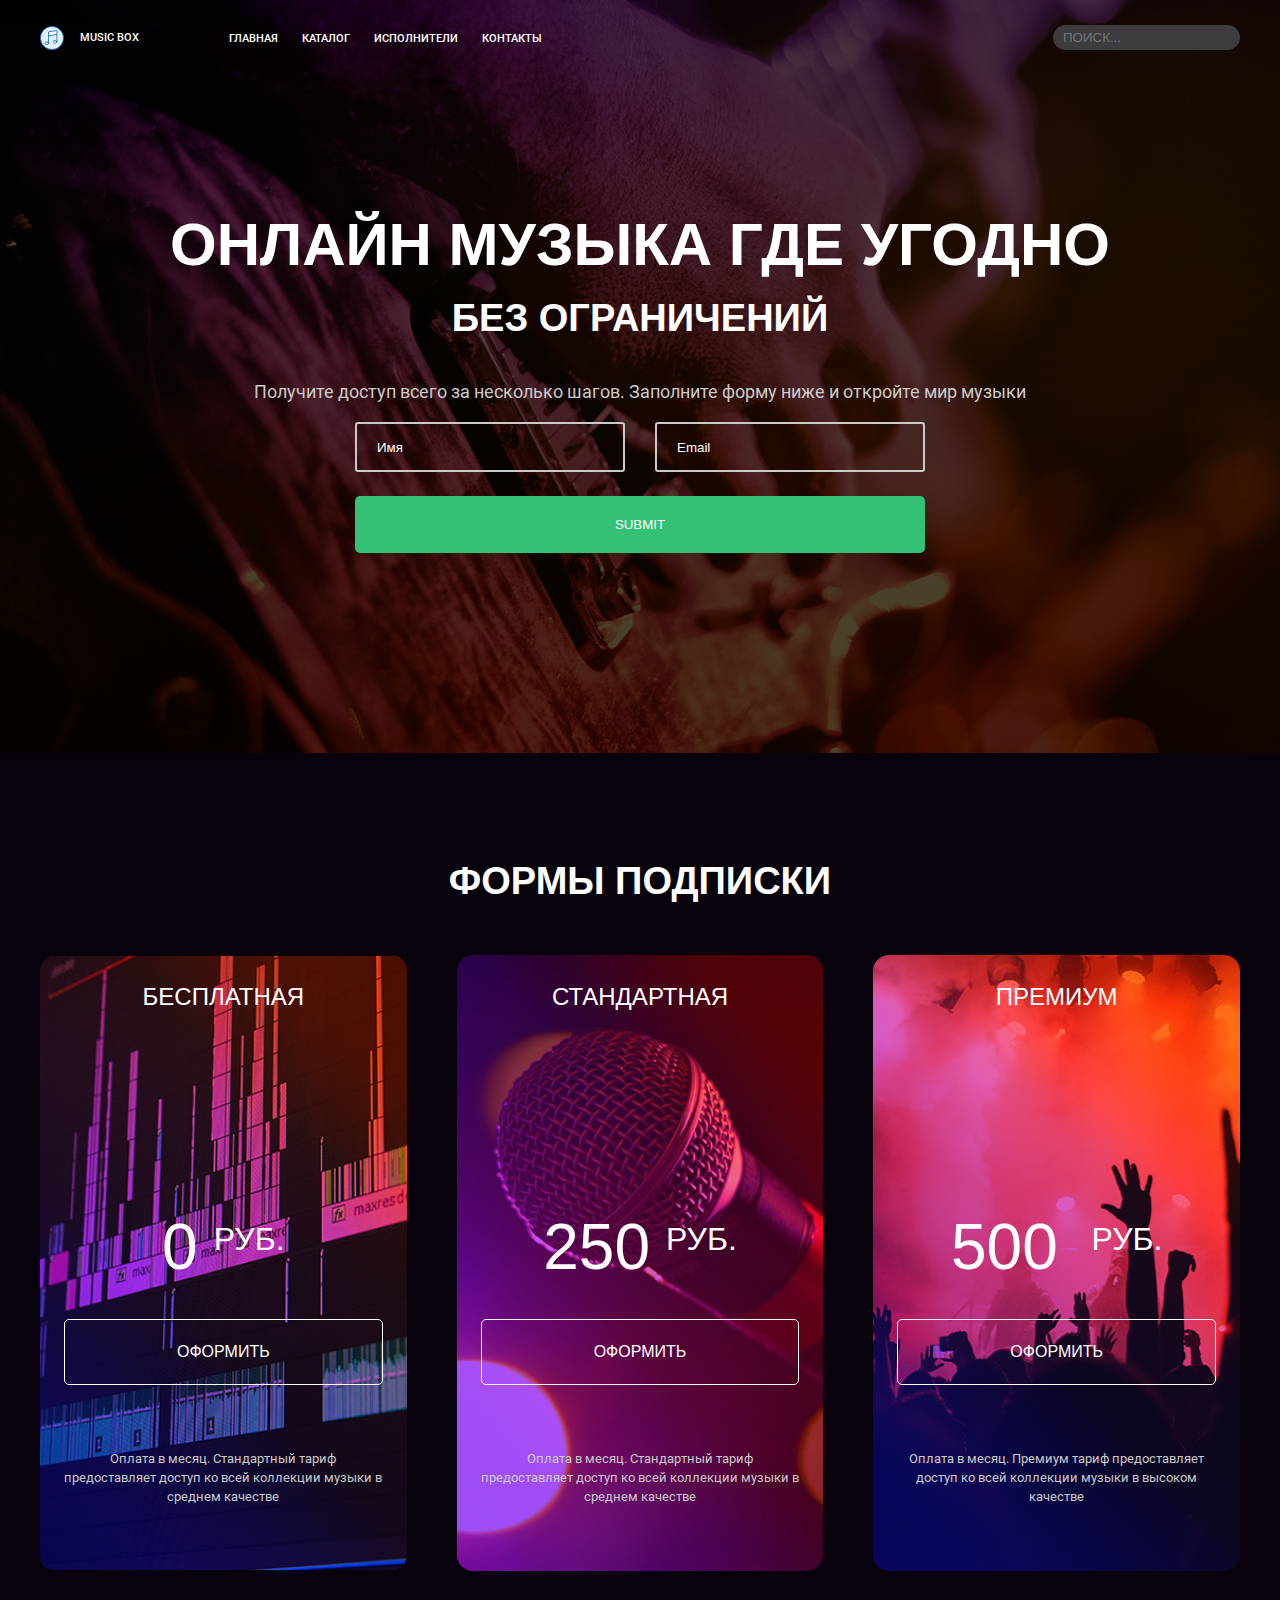
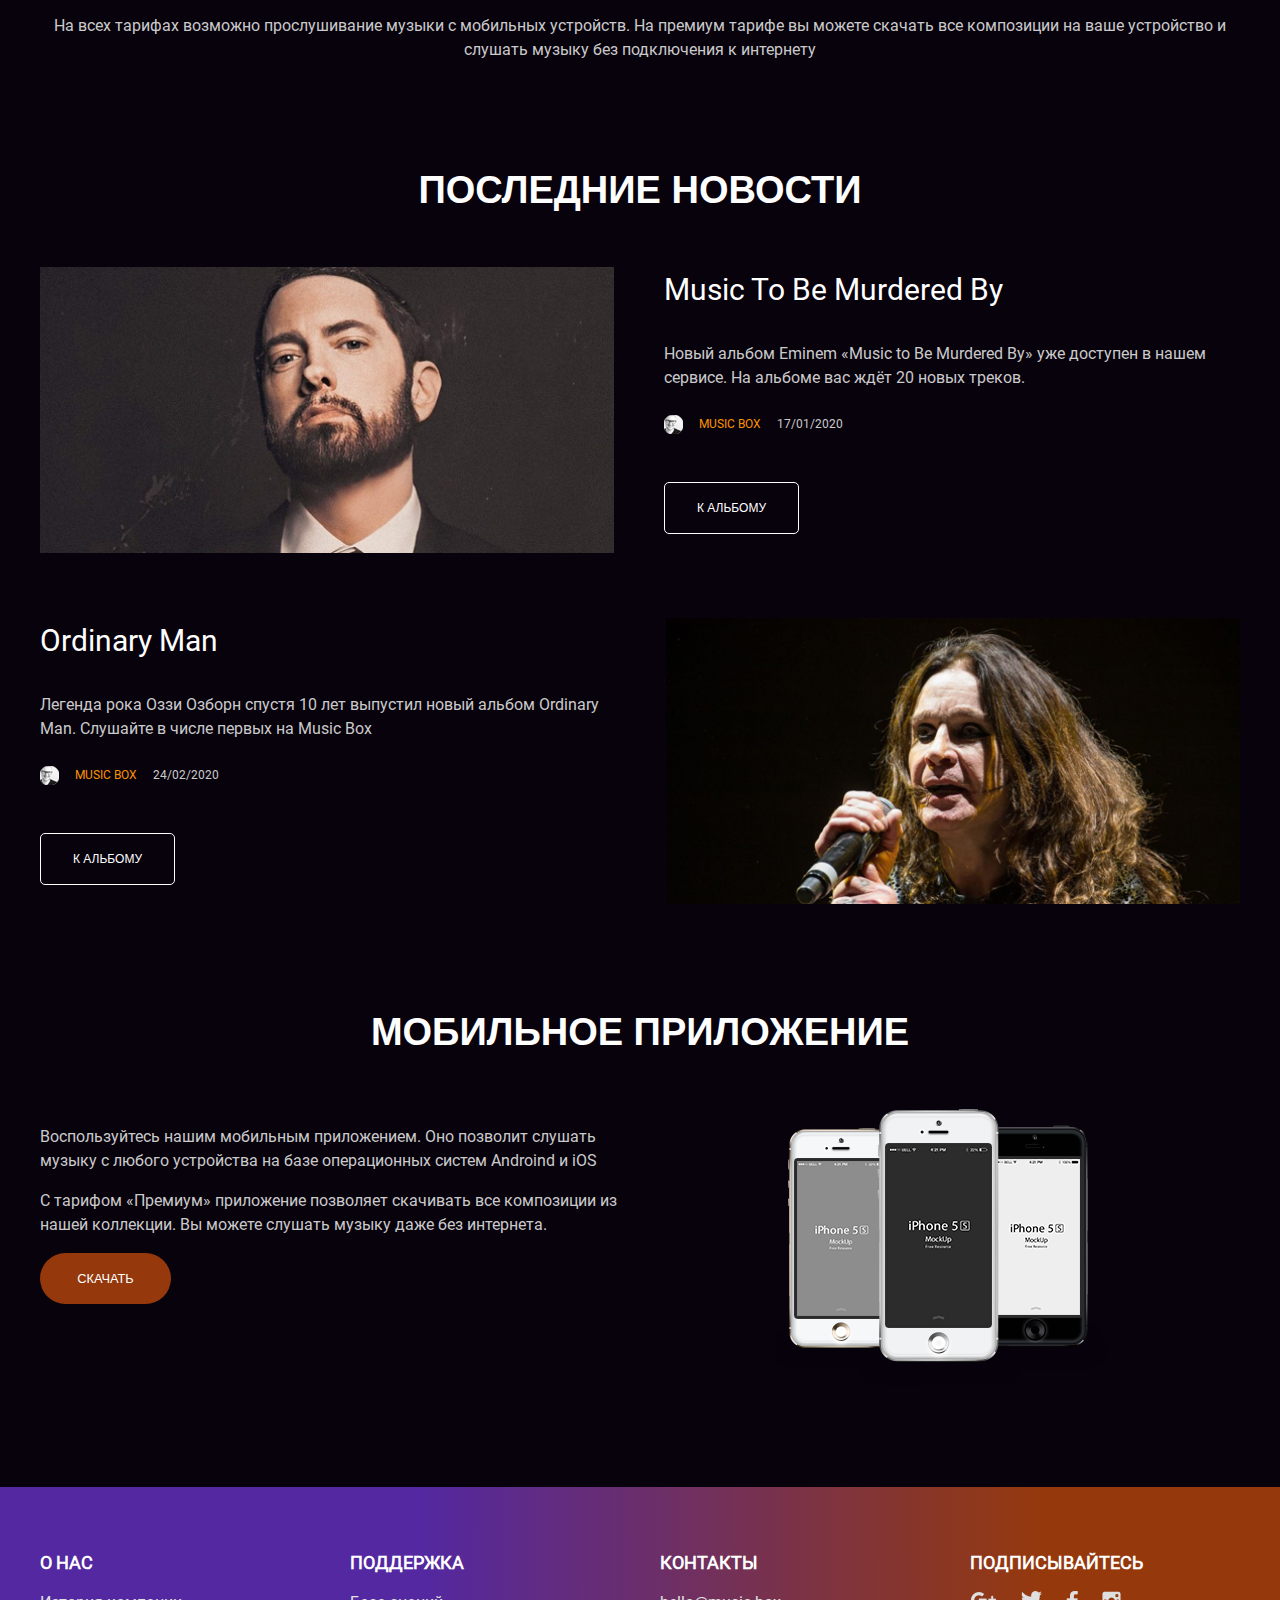
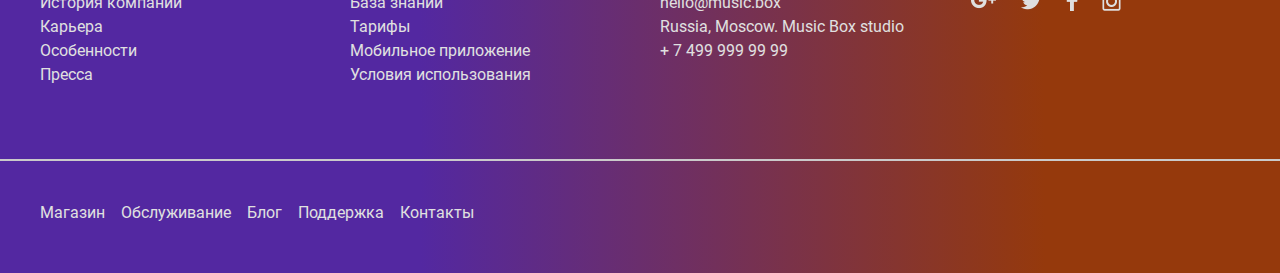
<file: src/index.html>
<!DOCTYPE html>
<html lang="ru">

<head>
    <meta charset="UTF-8">
    <meta http-equiv="X-UA-Compatible" content="IE=edge">
    <meta name="viewport" content="width=device-width, initial-scale=1.0">
    <link rel="stylesheet" href="music-box.css">
    <title>Music Box
        Vladimirova Diana
    </title>
</head>

<body>
    <header>
        <nav class="header-nav">
            <div class="header-left-flex">
                <div class="header-name">
                    <img class="header-logo" src="images/logo.svg" alt="musician note">
                    <p class="header-href header-href-margin" href="#">Music Box</p>
                </div>
                <ul class="header-menu">
                    <li><a class="header-href" href="#">Главная</a></li>
                    <li><a class="header-href" href="#">Каталог</a></li>
                    <li><a class="header-href" href="artist.html">Исполнители</a></li>
                    <li><a class="header-href" href="#">Контакты</a></li>
                </ul>
            </div>
            <form class="header-search-form">
                <label for="search" class="sr-only">Поиск по сайту</label>
                <input class="header-input-form" id="search" type="text" placeholder="Поиск...">
            </form>
        </nav>
    </header>

    <main>

        <section class="header-main bg header" id="page-description">
            <div class="div-center container">
                <h1>Онлайн музыка где угодно</h1>
                <h2>без ограничений</h2>
                <p>Получите доступ всего за несколько шагов. Заполните форму ниже и откройте мир музыки</p>
                <div class="header-grid">
                    <form>
                        <div class="header-input-flex">
                            <input type="text" class="header-form-name header-input" id="name" placeholder="Имя">
                            <input type="text" class="header-form-email header-input" id="email" placeholder="Email">
                        </div>
                        <input type="submit" class="btn header-form-submit header-input header-input-send" id="send"
                            placeholder="Получить доступ">
                    </form>
                </div>
            </div>
        </section>

        <section class="price div-center" id="page-pricing">
            <div class="container">
                <h2>Формы подписки</h2>
                <div class="flex">
                    <div class="pricing-item bg bg-free">
                        <h3>Бесплатная</h3>
                        <p class="pricing-value">0<span class="pricing-money">РУБ.</span></p>
                        <a class="btn" href="#">Оформить</a>
                        <p class="pricing-footer">Оплата в месяц. Стандартный тариф предоставляет доступ ко всей
                            коллекции
                            музыки в среднем качестве</p>
                    </div>
                    <div class="pricing-item bg bg-std">
                        <h3>Стандартная</h3>
                        <p class="pricing-value">250<span class="pricing-money">РУБ.</span></p>
                        <a class="btn" href="#">Оформить</a>
                        <p class="pricing-footer">Оплата в месяц. Стандартный тариф предоставляет доступ ко всей
                            коллекции
                            музыки в среднем качестве</p>
                    </div>
                    <div class="pricing-item bg bg-prem">
                        <h3>Премиум</h3>
                        <p class="pricing-value">500 <span class="pricing-money">РУБ.</span></p>
                        <a class="btn" href="#">Оформить</a>
                        <p class="pricing-footer">Оплата в месяц. Премиум тариф предоставляет доступ ко всей коллекции
                            музыки в высоком качестве</p>
                    </div>
                </div>
                <p class="price-description">
                    На всех тарифах возможно прослушивание музыки с мобильных устройств.
                    На премиум тарифе вы можете скачать все композиции на ваше устройство и слушать музыку без
                    подключения к
                    интернету
                </p>
            </div>
        </section>

        <section class="musicians div-center" id="page-news">
            <div class="container">
                <h2>Последние новости</h2>
                <div class="news-item eminem">
                    <img class="eminem-photo" src="images/Music%20to%20Be%20Murdered%20By.png" alt="eminem">
                    <div class="news-body">
                        <h3>Music to Be Murdered By</h3>
                        <p>Новый альбом Eminem «Music to Be Murdered By» уже доступен в нашем сервисе. На альбоме вас
                            ждёт
                            20 новых треков.</p>
                    </div>
                    <div class="news-footer">
                        <div class="news-author">
                            <img src="images/avatar.png" alt="avatar">
                            <p>Music box</p>
                            <p>17/01/2020</p>
                        </div>
                        <a class="btn" href="#">К альбому</a>
                    </div>
                </div>
                <div class="news-item ozzy">
                    <img class="ozzy-photo" src="images/Ordinary%20Man.png" alt="Ozyy Osbourne">
                    <div class="news-body">
                        <h3>Ordinary Man</h3>
                        <p>Легенда рока Оззи Озборн спустя 10 лет выпустил новый альбом Ordinary Man. Слушайте в числе
                            первых на Music Box</p>
                        <div class="news-footer">
                            <div class="news-author">
                                <img src="images/avatar.png" alt="avatar">
                                <p>Music box</p>
                                <p>24/02/2020</p>
                            </div>
                            <a class="btn" href="#">К альбому</a>
                        </div>
                    </div>
                </div>
            </div>
        </section>

        <section class="div-center app-desc" id="page-app">
            <div class="container">
                <h2>Мобильное приложение</h2>
                <div class="app-tariff">
                    <div class="app-about">
                        <p>
                            Воспользуйтесь нашим мобильным приложением. Оно позволит слушать музыку с любого устройства
                            на
                            базе операционных систем Androind и iOS
                        </p>
                        <p>
                            С тарифом «Премиум» приложение позволяет скачивать все композиции из нашей коллекции. Вы
                            можете
                            слушать музыку даже без интернета.
                        </p>
                        <a class="btn app-btn">Скачать</a>
                    </div>
                    <div class="app-photo">
                        <img src="images/iphone.png" alt="iphones">
                    </div>
                </div>
            </div>
        </section>

    </main>

    <footer class="footer">
        <div class="footer-main">
            <div class="footer-nav">
                <h2>О нас</h2>
                <ul>
                    <li><a href="#">История компании</a></li>
                    <li><a href="#">Карьера</a></li>
                    <li><a href="#">Особенности</a></li>
                    <li><a href="#">Пресса</a></li>
                </ul>
            </div>
            <div class="footer-nav">
                <h2>Поддержка</h2>
                <ul>
                    <li><a href="#">База знаний</a></li>
                    <li><a href="#">Тарифы</a></li>
                    <li><a href="#">Мобильное приложение</a></li>
                    <li><a href="#">Условия использования</a></li>
                </ul>
            </div>
            <div class="footer-nav footer-contact">
                <h2>Контакты</h2>
                <a href="#">hello@music.box</a>
                <p>Russia, Moscow. Music Box studio</p>
                <a href="#">+ 7 499 999 99 99</a>
            </div>
            <div class="footer-nav">
                <h2>Подписывайтесь</h2>
                <div class="footer-media">
                    <a href="#">
                        <img src="images/Google+.png" alt="">
                    </a>
                    <a href="#">
                        <img src="images/Twitter.png" alt="">
                    </a>
                    <a href="#">
                        <img src="images/Facebook.png" alt="">
                    </a>
                    <a href="#">
                        <img src="images/Instagram.png" alt="">
                    </a>
                </div>
            </div>
        </div>
        <div class="border"></div>
        <div class="footer-low-menu">
            <a href="#">Магазин</a>
            <a href="#">Обслуживание</a>
            <a href="#">Блог</a>
            <a href="#">Поддержка</a>
            <a href="#">Контакты</a>
        </div>
    </footer>
</body>

</html>
</file>
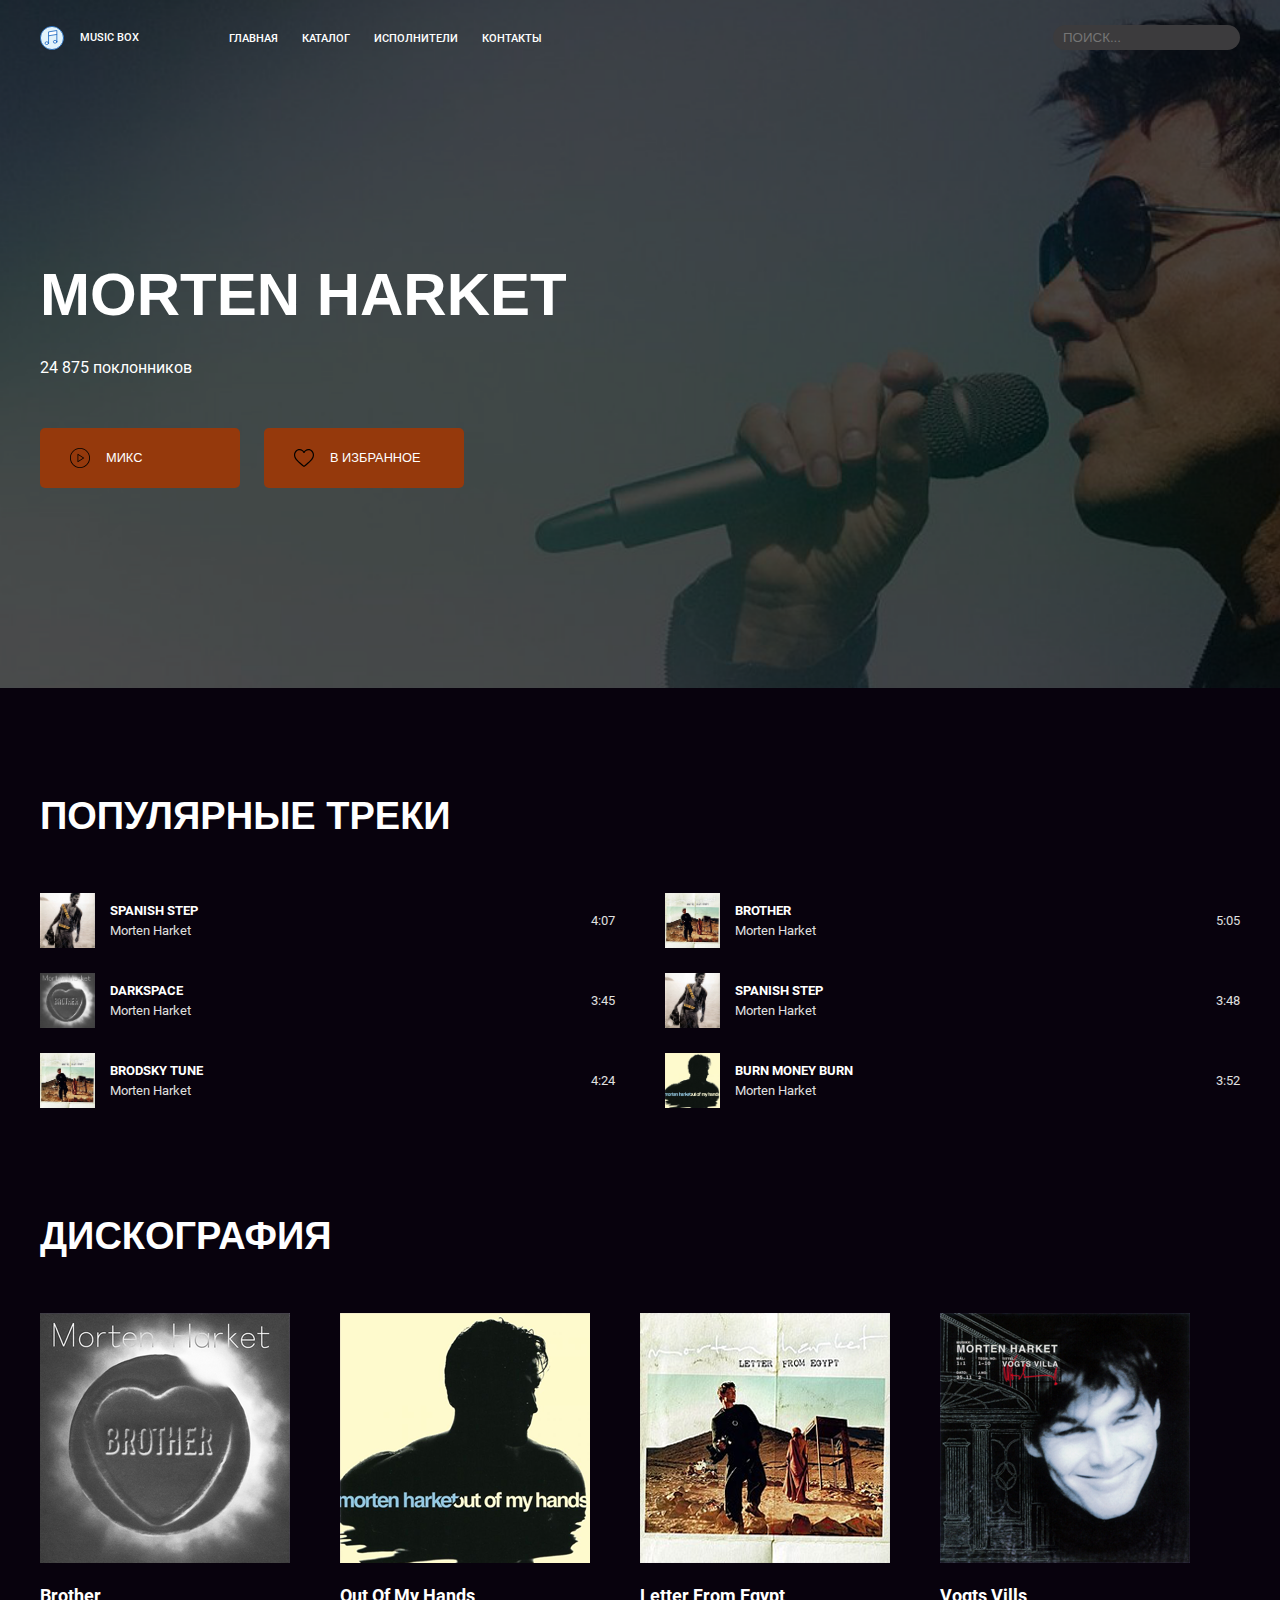
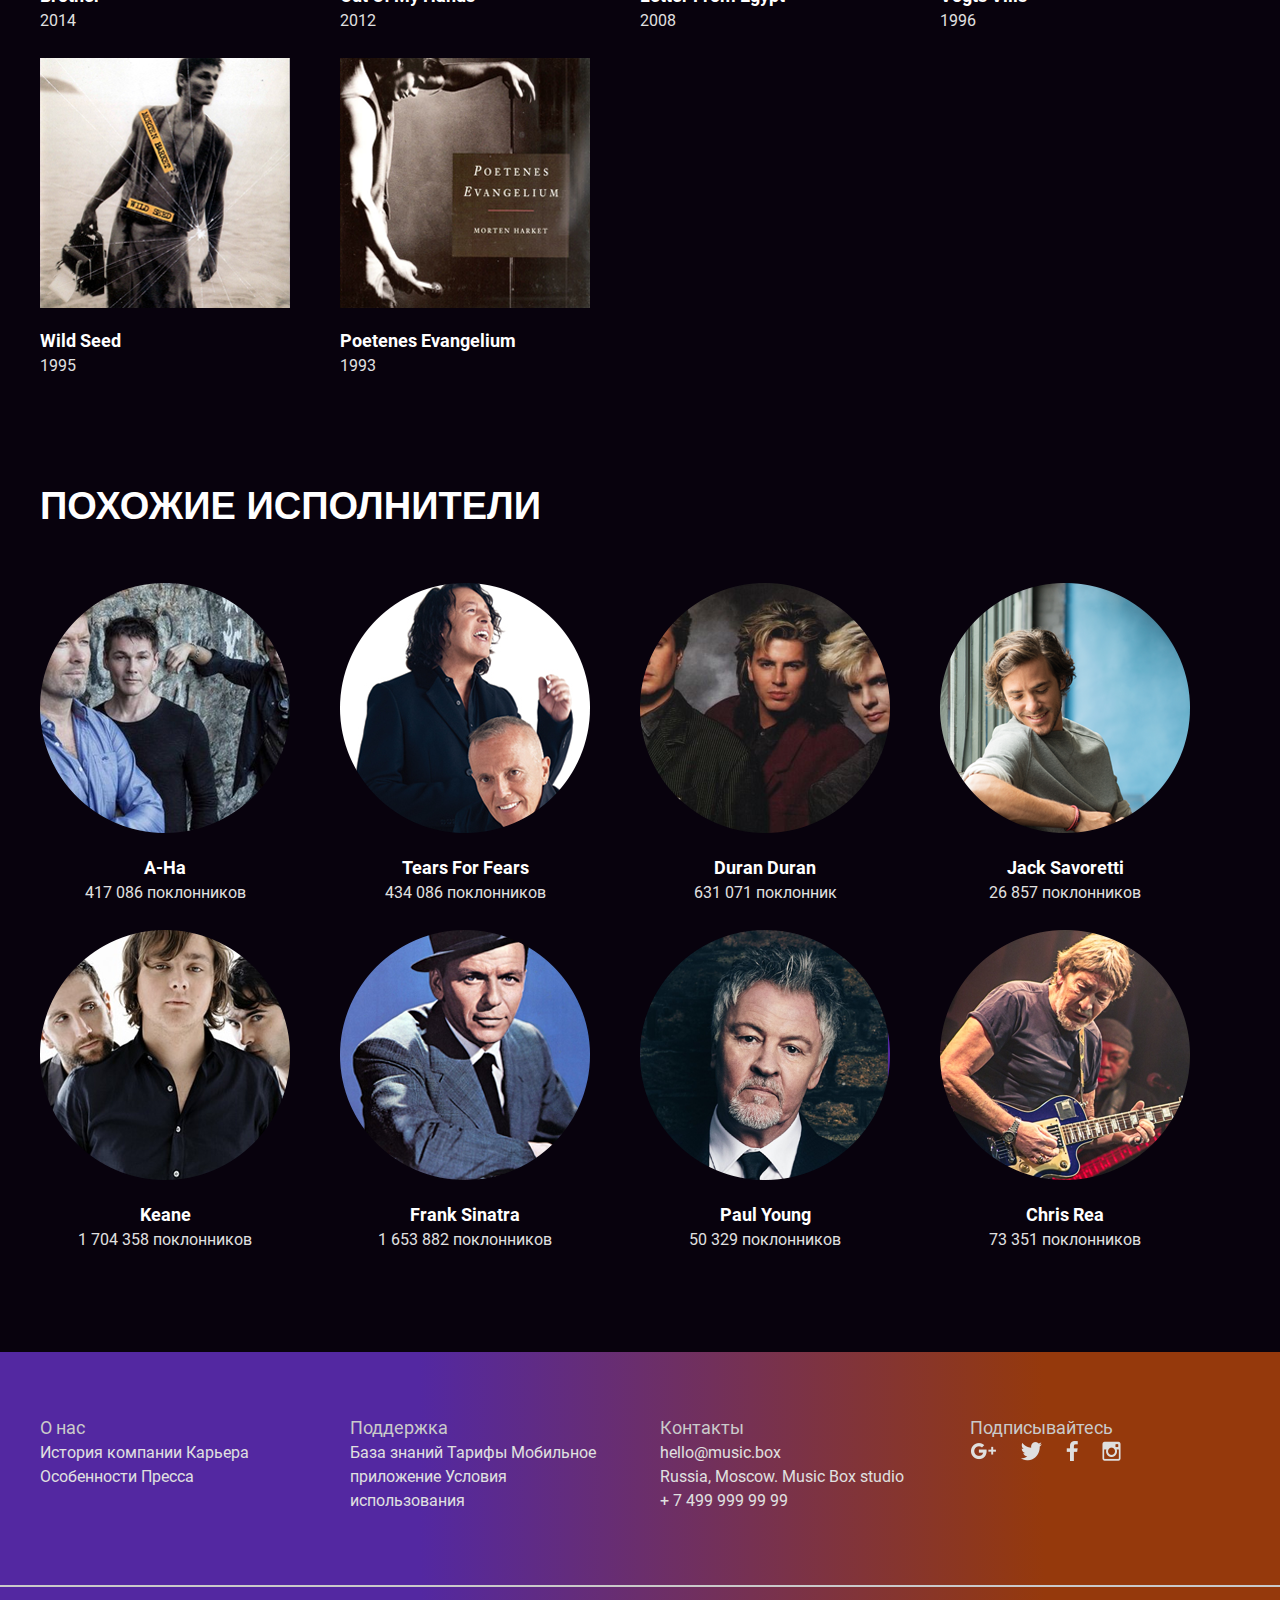
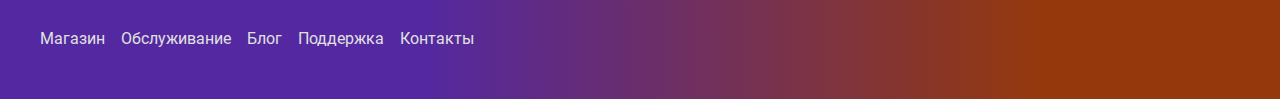
<file: src/artist.html>
<!DOCTYPE html>
<html lang="ru">

<head>
    <meta charset="UTF-8">
    <meta http-equiv="X-UA-Compatible" content="IE=edge">
    <meta name="viewport" content="width=device-width, initial-scale=1.0">
    <title>Music Box
        Vladimirova Diana
    </title>
    <link rel="stylesheet" href="music-box.css">
</head>

<body>
    <header>
        <nav class="header-nav">
            <div class="header-left-flex">
                <div class="header-name">
                    <img class="header-logo" src="images/logo.svg" alt="musician note">
                    <p class="header-href header-href-margin" href="#">Music Box</p>
                </div>
                <ul class="header-menu">
                    <li><a class="header-href" href="index.html">Главная</a></li>
                    <li><a class="header-href" href="#">Каталог</a></li>
                    <li><a class="header-href" href="#">Исполнители</a></li>
                    <li><a class="header-href" href="#">Контакты</a></li>
                </ul>
            </div>
            <form class="header-search-form">
                <label for="search" class="sr-only">Поиск по сайту</label>
                <input class="header-input-form" id="search" type="text" placeholder="Поиск...">
            </form>
        </nav>
    </header>

    <main>

        <section class="header-main bg header-artist header-morten" id="page-description">
            <div class="div-center container">
                <h1>Morten Harket</h1>
                <p class="number-fans">24 875 поклонников</p>
                <div class="header-flex">
                    <button class="btn app-btn header-btn">
                        <img src="images/play-button.svg" alt="play-button">
                        МИКС
                    </button>
                    <button class="btn app-btn header-btn">
                        <img src="images/heart.svg" alt="play-button">
                        В ИЗБРАННОЕ
                    </button>
                </div>
            </div>
        </section>

        <section class="div-center tracks" id="page-popular-track">
            <div class="container">
                <h2>Популярные треки</h2>
                <div class="list-of-tracks">
                    <div class="popular-track">
                        <img src="images/Wild Seed.png" alt="Morten Harket - Spanish Step">
                        <div class="track-info">
                            <div class="track-info-right-flex">
                                <h3>Spanish Step</h3>
                                <p>Morten Harket</p>
                            </div>
                            <p>4:07</p>
                        </div>
                    </div>
                    <div class="popular-track">
                        <img src="images/Letter from Egypt.png" alt="Morten Harket - Brother">
                        <div class="track-info">
                            <div class="track-info-right-flex">
                                <h3>Brother</h3>
                                <p>Morten Harket</p>
                            </div>
                            <p>5:05</p>
                        </div>
                    </div>
                    <div class="popular-track">
                        <img src="images/Brother.png" alt="Morten Harket - Darkspace">
                        <div class="track-info">
                            <div class="track-info-right-flex">
                                <h3>Darkspace</h3>
                                <p>Morten Harket</p>
                            </div>
                            <p>3:45</p>
                        </div>
                    </div>
                    <div class="popular-track">
                        <img src="images/Wild Seed.png" alt="Morten Harket - Spanish Step">
                        <div class="track-info">
                            <div class="track-info-right-flex">
                                <h3>Spanish Step</h3>
                                <p>Morten Harket</p>
                            </div>
                            <p>3:48</p>
                        </div>
                    </div>
                    <div class="popular-track">
                        <img src="images/Letter from Egypt.png" alt="Morten Harket - Brodsky Tune">
                        <div class="track-info">
                            <div class="track-info-right-flex">
                                <h3>Brodsky Tune</h3>
                                <p>Morten Harket</p>
                            </div>
                            <p>4:24</p>
                        </div>
                    </div>
                    <div class="popular-track">
                        <img src="images/Out of My Hands.png" alt="Morten Harket - Burn Money Burn">
                        <div class="track-info">
                            <div class="track-info-right-flex">
                                <h3>Burn Money Burn</h3>
                                <p>Morten Harket</p>
                            </div>
                            <p>3:52</p>
                        </div>
                    </div>
                </div>
            </div>
        </section>

        <section class="div-center discography" id="page-discography">
            <div class="container">
                <h2>Дискография</h2>
                <div class="discography-flex">
                    <div class="discography-item">
                        <img src="images/Brother.png" alt="Brother">
                        <div class="discography-info">
                            <h3>Brother</h3>
                            <p>2014</p>
                        </div>
                    </div>
                    <div class="discography-item">
                        <img src="images/Out of My Hands.png" alt="Out Of My Hands">
                        <div class="discography-info">
                            <h3>Out Of My Hands</h3>
                            <p>2012</p>
                        </div>
                    </div>
                    <div class="discography-item">
                        <img src="images/Letter from Egypt.png" alt="Letter From Egypt">
                        <div class="discography-info">
                            <h3>Letter From Egypt</h3>
                            <p>2008</p>
                        </div>
                    </div>
                    <div class="discography-item">
                        <img src="images/Vogts Villa.png" alt="Vogts Vills">
                        <div class="discography-info">
                            <h3>Vogts Vills</h3>
                            <p>1996</p>
                        </div>
                    </div>
                    <div class="discography-item">
                        <img src="images/Wild Seed.png" alt="Wild Seed">
                        <div class="discography-info">
                            <h3>Wild Seed</h3>
                            <p>1995</p>
                        </div>
                    </div>
                    <div class="discography-item">
                        <img src="images/Poetenes Evangelium.png" alt="Poetenes Evangelium">
                        <div class="discography-info">
                            <h3>Poetenes Evangelium</h3>
                            <p>1993</p>
                        </div>
                    </div>
                </div>
            </div>
        </section>

        <section class="div-center similar" id="page-similar">
            <div class="container">
                <h2>Похожие исполнители</h2>
                <div class="discography-flex">
                    <div class="similar-item">
                        <img src="images/A-ha.png" alt="A-Ha">
                        <div class="similar-info">
                            <h3>A-Ha</h3>
                            <p>417 086 поклонников</p>
                        </div>
                    </div>
                    <div class="similar-item">
                        <img src="images/Tears for Fears.png" alt="Tears For Fears">
                        <div class="similar-info">
                            <h3>Tears For Fears</h3>
                            <p>434 086 поклонников</p>
                        </div>
                    </div>
                    <div class="similar-item">
                        <img src="images/Duran Duran.png" alt="Duran Duran">
                        <div class="similar-info">
                            <h3>Duran Duran</h3>
                            <p>631 071 поклонник</p>
                        </div>
                    </div>
                    <div class="similar-item">
                        <img src="images/Jack Savoretti.png" alt="Jack Savoretti">
                        <div class="similar-info">
                            <h3>Jack Savoretti</h3>
                            <p>26 857 поклонников</p>
                        </div>
                    </div>
                    <div class="similar-item">
                        <img src="images/Keane.png" alt="Keane">
                        <div class="similar-info">
                            <h3>Keane</h3>
                            <p>1 704 358 поклонников</p>
                        </div>
                    </div>
                    <div class="similar-item">
                        <img src="images/Frank Sinatra.png" alt="Frank Sinatra">
                        <div class="similar-info">
                            <h3>Frank Sinatra</h3>
                            <p>1 653 882 поклонников</p>
                        </div>
                    </div>
                    <div class="similar-item">
                        <img src="images/Paul Young.png" alt="Paul Young">
                        <div class="similar-info">
                            <h3>Paul Young</h3>
                            <p>50 329 поклонников</p>
                        </div>
                    </div>
                    <div class="similar-item">
                        <img src="images/Chris Rea.png" alt="Chris Rea">
                        <div class="similar-info">
                            <h3>Chris Rea</h3>
                            <p>73 351 поклонников</p>
                        </div>
                    </div>
                </div>
            </div>
        </section>

    </main>

    <footer class="footer">
        <div class="footer-main">
            <div class="footer-nav">
                <p>О нас</p>
                <a href="#">История компании</a>
                <a href="#">Карьера</a>
                <a href="#">Особенности</a>
                <a href="#">Пресса</a>
            </div>
            <div class="footer-nav">
                <p>Поддержка</p>
                <a href="#">База знаний</a>
                <a href="#">Тарифы</a>
                <a href="#">Мобильное приложение</a>
                <a href="#">Условия использования</a>
            </div>
            <div class="footer-nav footer-contact">
                <p>Контакты</p>
                <p>hello@music.box</p>
                <p>Russia, Moscow. Music Box studio</p>
                <p>+ 7 499 999 99 99</p>
            </div>
            <div class="footer-nav">
                <p>Подписывайтесь</p>
                <div class="footer-media">
                    <a href="#">
                        <img src="images/Google+.png">
                    </a>
                    <a href="#">
                        <img src="images/Twitter.png">
                    </a>
                    <a href="#">
                        <img src="images/Facebook.png">
                    </a>
                    <a href="#">
                        <img src="images/Instagram.png">
                    </a>
                </div>
            </div>
        </div>
        <div class="border"></div>
        <div class="footer-low-menu">
            <a href="#">Магазин</a>
            <a href="#">Обслуживание</a>
            <a href="#">Блог</a>
            <a href="#">Поддержка</a>
            <a href="#">Контакты</a>
        </div>
    </footer>
</body>

</html>
</file>
<file: src/music-box.css>
:root {
  --white: #fff;
  --gray: #e0e0e0;
  --light-gray: #cacaca;
  --orange: #f89202;
  --dark-orange: #95390c;
  --green: #34c176;
  --purple: #5328A1;
  --dark-gray: #757575;
  --dark: #3C3B3D;
  --black: #08020D;
}

@font-face {
  font-family: 'Roboto Bold';
  src: url(fonts/Roboto-Bold.ttf);
}

@font-face {
  font-family: 'Roboto Medium';
  src: url(fonts/Roboto-Medium.ttf);
}

@font-face {
  font-family: 'Roboto Regular';
  src: url(fonts/Roboto-Regular.ttf);
}

* {
  margin: 0;
  padding: 0;
  border: 0; 
  outline: 0;
  box-sizing: border-box;
}

body {
  height: 100%;
  width: 100%;
  background-color: #08020D;
}

h1 {
  text-align: center;
  font-family: 'Roboto-Bold', sans-serif;
  font-size: 60px;
  line-height: 90px;
  font-weight: bold;
  text-transform: uppercase;
  color: #fff;
}

h2 {
  text-align: center;
  font-family: 'Roboto-Bold', sans-serif;
  font-size: 38px;
  line-height: 57px;
  font-weight: bold;
  text-transform: uppercase;
  color: #fff;
}

p {
  font-family: 'Roboto Regular', sans-serif;
  font-size: 18px;
  font-weight: normal;
  line-height: 1.5;
  color: #cacaca;
}

a {
  font-family: 'Roboto Regular', sans-serif;
  text-transform: uppercase;
  text-decoration: none;
}

li {
  list-style-type: none;
}

.div-center {
  max-width: 1240px;
  margin: 0 auto;
}

.container {
  padding: 0 20px;
}

.bg {
  position: absolute;
  top: 0;
  bottom: 0;
  left: 0;
  right: 0;
  width: 100%;
  background-position: center;
  background-size: cover;
  z-index: -1;
  content: "";
}

.header,
.header-artist {
  height: 100%;
  position: relative;
  padding: 200px 0;
}

.header {
  background-image: url(images/banner.png);
}

.header-artist {
  padding-top: 200px;
  background-image: url(images/Morten\ Harket.png);
}

.header-morten h1 {
  margin-top: 50px;
  margin-bottom: 16px;
  text-align: start;
}

.header-morten .number-fans {
  margin: 0;
  font-size: 16px;
  color: #fff;
  text-align: start;
}

.header-flex {
  margin-top: 48px;
  display: flex;
  gap: 1.5rem;
}

.header-flex a:first-of-type {
  background-color: #5328A1;;
}

.header-flex .btn {
  width: 200px;
  margin-bottom: 0;
  justify-content: start;
  padding: 20px 30px;
  font-size: 12.8px;
  text-transform: uppercase;
  font-weight: 400;
  border-radius: 5px;
}

.btn img {
  width: 20px;
  height: 20px;
}

.header-btn {
  display: flex;
  gap: 16px;
}

.header-nav {
  width: 100%;
  max-width: 1200px;
  position: absolute;
  top: 25px;
  left: 50%;
  margin-right: -50%;
  transform: translate(-50%, 0%);
  display: flex;
  justify-content: space-between;
  align-items: center;
}

.header-left-flex {
  display: flex;
  align-items: center;
}

.header-name {
  margin-right: 90px;
  display: flex;
  align-items: center;
}

.header-logo {
  width: 24px;
  height: 24px;
  margin-right: 16px;
}

.header-href {
  color: #fff;
  font-family: "Roboto Medium", sans-serif;
  font-style: normal;
  font-weight: 400;
  font-size: 11px;
  line-height: 16px;
  text-transform: uppercase;
}

.header-name .header-href-margin {
  margin: 0;
}

.header-menu {
  display: flex;
  flex-direction: row;
  align-items: center;
  gap: 24px;
}

.header-input-form {
  height: 25px;
  padding: 5px 0 5px 10px;
  text-transform: uppercase;
  color: #757575;
  background-color: #3C3B3D;
  border-radius: 50px;
}

.header-input-flex {
  width: 570px;
  display: flex;
  justify-content: space-between;
}

.header-main p {
  text-align: center;
  margin-top: 31px;
  margin-bottom: 17px;
}

.header-grid {
  max-width: 570px;
  margin: 0 auto;
  display: grid;
  grid-template-columns: 1fr 1fr;
  column-gap: 24px;
  color: #fff;
}

.header-main input {
  min-width: 270px;
  min-height: 50px;
  padding-left: 20px;
  display: flex;
  align-content: center;
  margin-bottom: 1.5rem;
  border: #cacaca solid 2px;
  border-radius: 3px;
}

.header-main .header-form-submit {
  display: inline-block;
  width: 570px;
  height: 57px;
  text-align: center;
  margin-bottom: 0;
  padding: 20px 30px;
  grid-column: span 2;
  font-weight: 400;
  font-size: 13.3px;
  line-height: 15px;
  background: #34C176;
  border: none;
  border-radius: 5px;
}

.header-input::-webkit-input-placeholder {
  color:var(--white);
}

.header-input {
  color: var(--white);
  background-color: transparent;
}

.header-input-send {
  font-family: Arial, sans-serif;
  font-weight: 400;
  font-size: 13.3px;
  line-height: 15px;
  text-transform: uppercase;
}

.tracks {
  padding-top: 100px;
}

.tracks h2 {
  text-align: start;
  margin-bottom: 48px;
}

.list-of-tracks {
  display: grid;
  grid-template-columns: repeat(2, 1fr);
  grid-template-rows: repeat(3, 1fr);
  grid-column-gap: 50px;
  grid-row-gap: 25px;
}

.popular-track {
  display: grid;
  grid-template-columns: 55px auto;
  grid-column-gap: 15px;
}

.popular-track img {
  width: 55px;
  height: 55px;
  margin-right: 15px;
}

.track-info {
  display: flex;
  justify-content: space-between;
  align-items: center;
}

.track-info-right-flex {
  display: flex;
  flex-direction: column;
}

.track-info-right-flex h3,
.track-info-right-flex a,
.track-info p {
  font-size: 12.8px;
  color: #E0E0E0;
}

.track-info-right-flex h3 {
  font-family: "Roboto Bold", sans-serif;
  font-weight: 700;
  line-height: 19.2px;
  text-transform: uppercase;
  color: #fff;
}

.track-info-right-flex a {
  text-transform: capitalize;
}

.price {
  padding-top: 100px;
}

.flex {
  display: flex;
  gap: 50px;
}

.pricing-item {
  margin-top: 45px;
  position: relative;
  padding: 0 1.5rem;
  border-radius: 1rem;
}

.pricing-item .btn {
  padding: 20px 30px;
}

.bg-free {
  border-radius: 1rem;
  background-image: url(images/subscribe_1.png);
}

.bg-std {
  border-radius: 1rem;
  background-image: url(images/subscribe_2.png);
}

.bg-prem {
  border-radius: 1rem;
  background-image: url(images/subscribe_3.png);
}

.discography {
  padding-top: 100px;
}

.discography h2 {
  text-align: start;
  margin-bottom: 48px;
}

.discography-flex {
  display: flex;
  flex-wrap: wrap;
  gap: 25px 50px;
}

.discography-item img {
  width: 250px;
  height: 250px;
}

.discography-info {
  margin-top: 15px;
}

.discography-info h3,
.similar-info h3 {
  font-family: 'Roboto Bold', sans-serif;
  color: #fff;
  font-size: 18px;
  line-height: 27px;
  font-weight: bold;
  text-transform: capitalize;
}

.discography-info p {
  hyphens: auto;
  color: #e0e0e0;
  font-size: 16px;
}

.pricing-item h3 {
  margin-top: 24px;
  margin-bottom: 200px;
  text-align: center;
  text-transform: uppercase;
  font-family: Roboto, sans-serif;
  font-weight: 400;
  font-size: 24px;
  line-height: 36px;
  color: #fff;
}

.pricing-value {
  margin-bottom: 40px;
  text-align: center;
  font-family: Roboto, sans-serif;
  font-style: normal;
  font-weight: 400;
  font-size: 64px;
  line-height: 100%;
  color: #fff;
}

.pricing-money {
  padding-left: 16px;
  line-height: 150%;
  vertical-align: top;
  font-size: 32px;
}

.btn {
  min-width: 270px;
  min-height: 50px;
  display: flex;
  justify-content: center;
  align-items: center;
  margin-bottom: 64px;
  font-family: Roboto, sans-serif;
  font-style: normal;
  font-weight: 400;
  font-size: 16px;
  line-height: 150%;
  color: #fff;
  border: 1px solid #fff;
  border-radius: 5px;
}

.pricing-footer {
  margin-bottom: 64px;
  text-align: center;
  font-style: normal;
  font-weight: 400;
  font-size: 12.8px;
  line-height: 150%;
}

.price-description {
  text-align: center;
  font-size: 16px;
  margin-top: 43px;
}

.musicians {
  padding-top: 100px;
}

.news-item {
  height: 286px;
  margin-top: 48px;
}

.eminem-photo {
  margin-right: 50px;
  height: 286px;
  float: left;
}

.ozzy-photo {
  margin-left: 50px;
  height: 286px;
  float: right;
}

.news-body {
  flex-basis: 100%;
}

.news-body h3 {
  margin-bottom: 30px;
  font-family: "Roboto Regular", sans-serif;
  font-style: normal;
  font-weight: 400;
  font-size: 30px;
  line-height: 45px;
  text-transform: capitalize;
  color: #FFFFFF;
}

.news-body p {
  font-size: 16px;
}

.news-footer .btn {
  min-width: 135px;
  width: 135px;
  padding: 16px 30px;
  font-size: 12px;
}

.news-author {
  margin: 25px 0 48px;
  display: flex;
}

.news-author img {
  width: 19px;
  height: 19px;
}

.news-author p {
  font-size: 12px;
  text-transform: uppercase;
}

.news-author p:first-of-type {
  margin: 0 16px;
  color: #F89202;
}

.ozzy {
  flex-direction: row-reverse;
  margin-top: 65px;
}

.app-desc {
  padding-top: 100px;
  margin-bottom: 100px;
}

.app-tariff {
  display: flex;
}

.app-about {
  margin-top: 64px;
  flex-basis: 100%;
}

.app-about p {
  margin-bottom: 16px;
  text-align: left;
  font-size: 16px;
  flex-basis: 100%;
}

.app-photo {
  display: flex;
  justify-content: center;
}

.app-btn {
  background: #95390C;
  border: none;
  min-width: 131px;
  width: 131px;
  border-radius: 32px;
  padding: 16px 40px;
  font-size: 12.8px;
}

.app-photo {
  margin-top: 48px;
  flex-basis: 100%;
}

.similar {
  padding-top: 100px;
  margin-bottom: 100px;
}

.similar h2 {
  text-align: start;
  margin-bottom: 48px;
}

.similar-item img {
  margin-bottom: 17px;
}

.similar-info p {
  font-size: 16px;
  color: #E0E0E0;
}

.similar-info h3,
.similar-info p {
  text-align: center;
}

.footer {
  height: 100%;
  position: relative;
  padding-top: 62px;
  padding-bottom: 48px;
  background: linear-gradient(89.75deg, #5328a1 32.83%, #95390c 81.56%);
}

.footer-main {
  max-width: 1200px;
  margin: 0 auto 72px auto;
  display: grid;
  grid-template-columns: repeat(4, 1fr);
  column-gap: 40px;
}

.footer a,
.footer-contact p:nth-child(n+2) {
  color: #E0E0E0;
  font-style: normal;
  font-weight: 400;
  font-size: 16px;
  line-height: 24px;
  text-transform: none;
}

.footer-nav h2 {
  margin-bottom: 15px;
  text-align: start;
  font-family: 'Roboto Regular', sans-serif;
  font-size: 18px;
  line-height: 27px;
  font-weight: bold;
  text-transform: uppercase;
  color: #fff;
}

.footer-media {
  display: flex;
  align-items: center;
  gap: 0 24px;
}

.border {
  border-top: var(--light-gray) 2px solid;
}

.footer-low-menu {
  max-width: 1200px;
  margin: 0 auto;
  display: flex;
  gap: 0 16px;
  padding-top: 40px;
}

.sr-only {
  position: absolute;
  
  width: 1px;
  height: 1px;
  padding: 0;
  border: 0;
  overflow: hidden;
  
  white-space: nowrap;
  }
  
@media (max-width: 680px) {

  h1 {
    font-size: 30px;
    line-height: 45px;
    font-weight: bold;
    text-transform: uppercase;
  }

  
  h2 {
    font-size: 18px;
    line-height: 27px;
    font-weight: bold;
    text-transform: uppercase;
  }

  .header-div-center {
    margin: 0 20px;
  }

  .header-left-flex, .header-nav {
    flex-direction: column;
  }

  .header-nav {
    top: 25px;
    align-items: flex-start;
  }

  .header-left-flex {
    align-items: flex-start;
  }

  .header-name {
    margin-bottom: 17px;
  }

  .header-href {
    line-height: 13px;
    font-weight: 700;
  }

  .header-search-form {
    width: 100%;
    margin-top: 18px;
  }

  .header-input-form,
  .header-input {
    width: calc(100vw - 40px);
  }

  .header-input-flex {
    flex-direction: column;
  }

  .header-grid .header-form-submit,
  .header-input-flex {
    width: calc(100vw - 40px);
  }

  .header-morten {
    padding-top: 225px auto;
  }

  .header-morten h1 {
    margin-top: 0;
  }

  .header-morten .div-center {
    padding-top: 25px;
  }

  .header-main {
    padding-top: 200px;
  }

  .header-menu {
    display: flex;
    flex-direction: column;
    align-items: flex-start;
    gap: 3px;
  }

  .header-menu li {
    height: 13px;
  }

  .header-main p {
    margin: 16px auto;
    font-size: 16px;
  }

  .header-grid {
    display: flex;
    flex-direction: column;
    row-gap: 0;
  }

  .header-nav {
    width: auto;
  }

  .header-flex {
    margin-bottom: 25px;
    flex-direction: column;
  }

  .header .div-center {
    padding: 50px 20px 0;
  }

  .flex {
    flex-direction: column;
  }

  .pricing-item:not(:first-child) {
    margin-top: 0;
  }

  .pricing-item h3 {
    margin-top: 16px;
    font-size: 16px;
    line-height: 24px;
    font-weight: 400;
  }

  .price-description {
    font-size: 16px;
  }

  .bg-free {
    margin-top: 46px;
  }

  .list-of-tracks {
    display: flex;
    flex-direction: column;
  }

  .musicians h2 {
    margin-bottom: 48px;
  }

  .news-item {
    flex-direction: column;
  }

  .news-body h3 {
    margin-bottom: 16px;
    font-size: 16px;
    line-height: 24px;
    text-transform: capitalize;
  }

  .news-item {
    height: 100%;
  }

  .ozzy {
    margin-top: 0;
  }

  .eminem-photo,
  .ozzy-photo {
    height: 100%;
    width: 100%;
    float: none;
    margin: 0 0 45px 0;
  }

  .eminem-photo {
    height: 186px;
  }

  .ozzy-photo {
    height: 187px;
    margin-bottom: 48px
  }

  .eminem .news-author {
    margin-top: 24px;
  }

  .ozzy .news-author {
    margin-top: 16px;
  }

  .news-author .btn {
    border: 1px solid #cacaca;
  }

  .discography-item,
  .similar-item {
    width: 137px;
  }

  .discography-item img,
  .similar-item img {
    width: 137px;
    height: 137px;
  }

  .similar-item {
    height: 230px;
  }

  .similar-item img {
    margin-bottom: 18px;
  }

  .app-tariff {
    flex-direction: column-reverse;
    gap: 16px;
  }

  .app-photo {
    display: flex;
    justify-content: center;
  }
  
  .app-about {
    margin-top: 0;
    flex-basis: auto;
  }

  .app-about p {
    margin-top: 0;
    margin-bottom: 15px;
  }

  .app-btn {
    margin-bottom: 0;
    text-transform: none;
  }

  .similar {
    margin-bottom: 100px;
  }

  .footer-main {
    display: flex;
    flex-direction: column;
    gap: 30px 0;
    margin-left: 20px;
    margin-right: 20px;
  }

  .footer-low-menu {
    display: flex;
    flex-direction: column;
    gap: 16px 0;
    margin-left: 20px;
    margin-right: 20px;
  }

  .footer-nav p:first-child {
    margin-bottom: 16px;
    font-weight: 700;
  }
}
</file>
